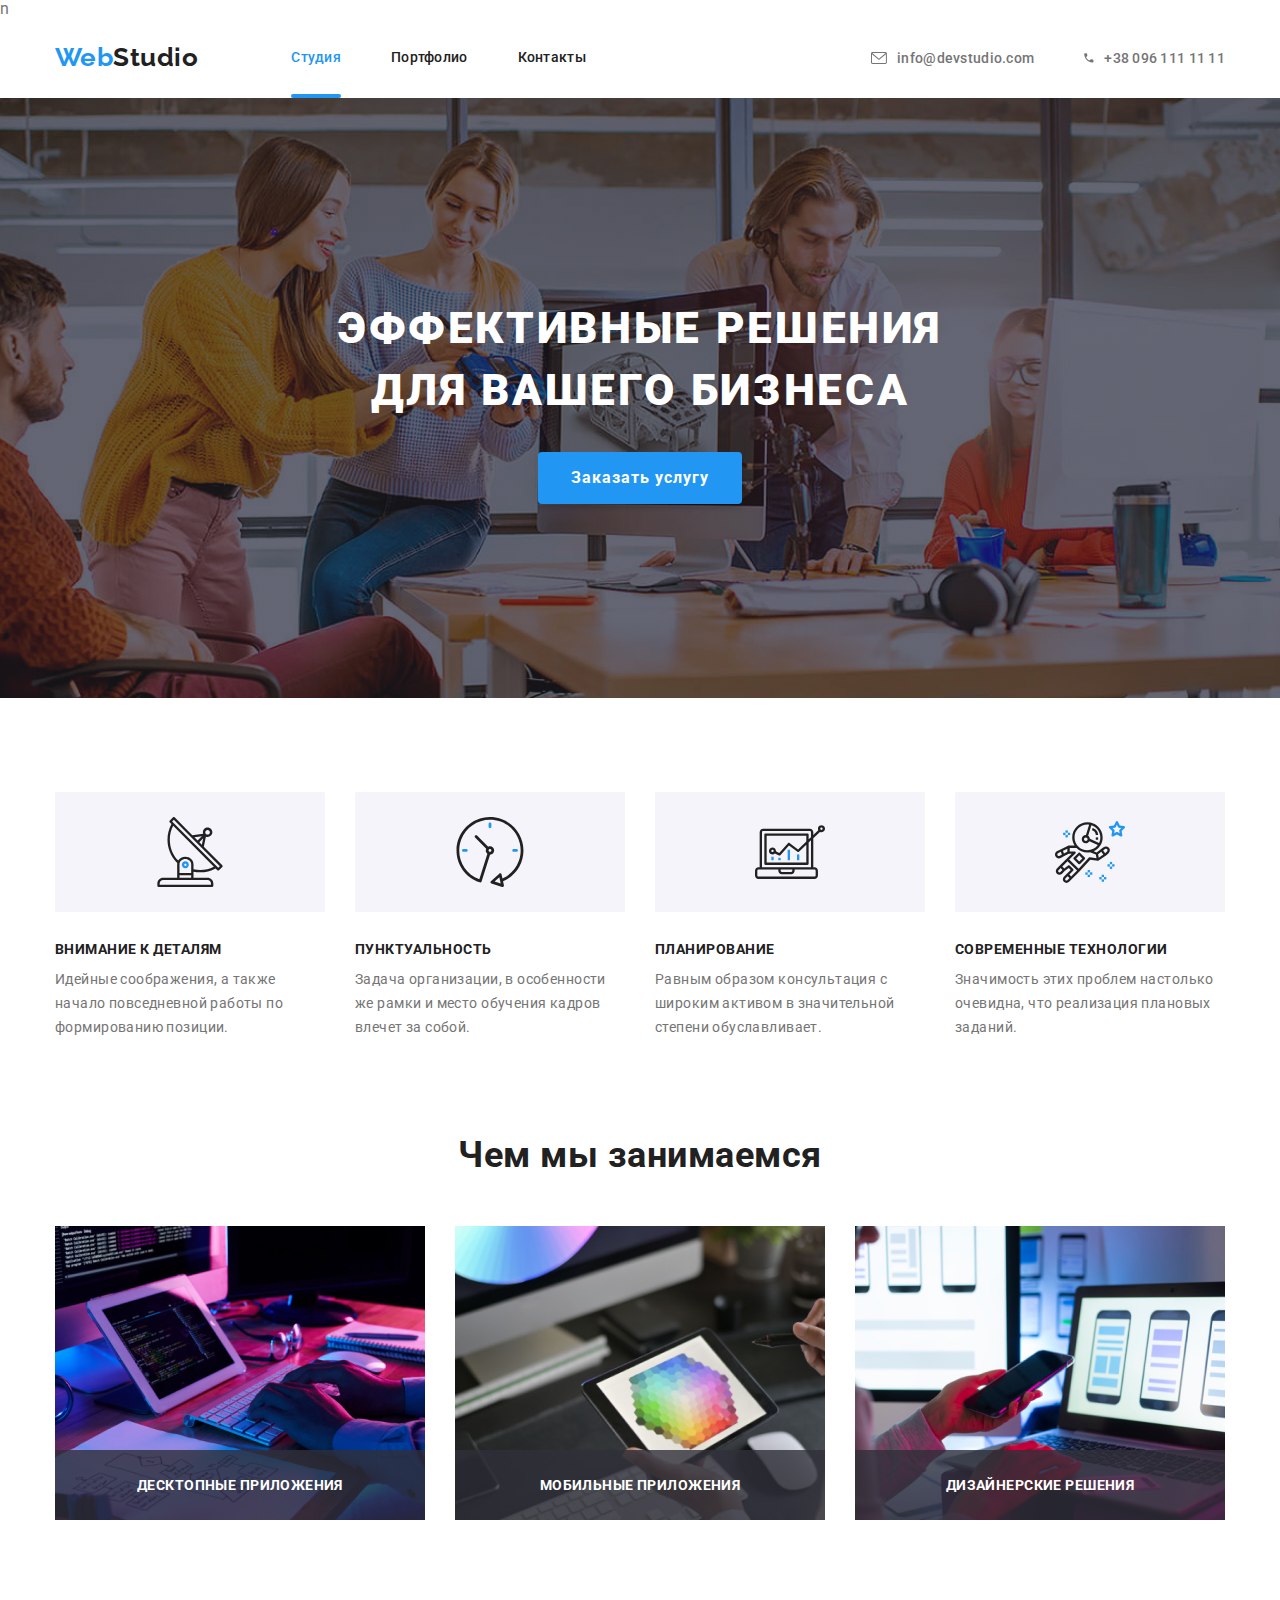
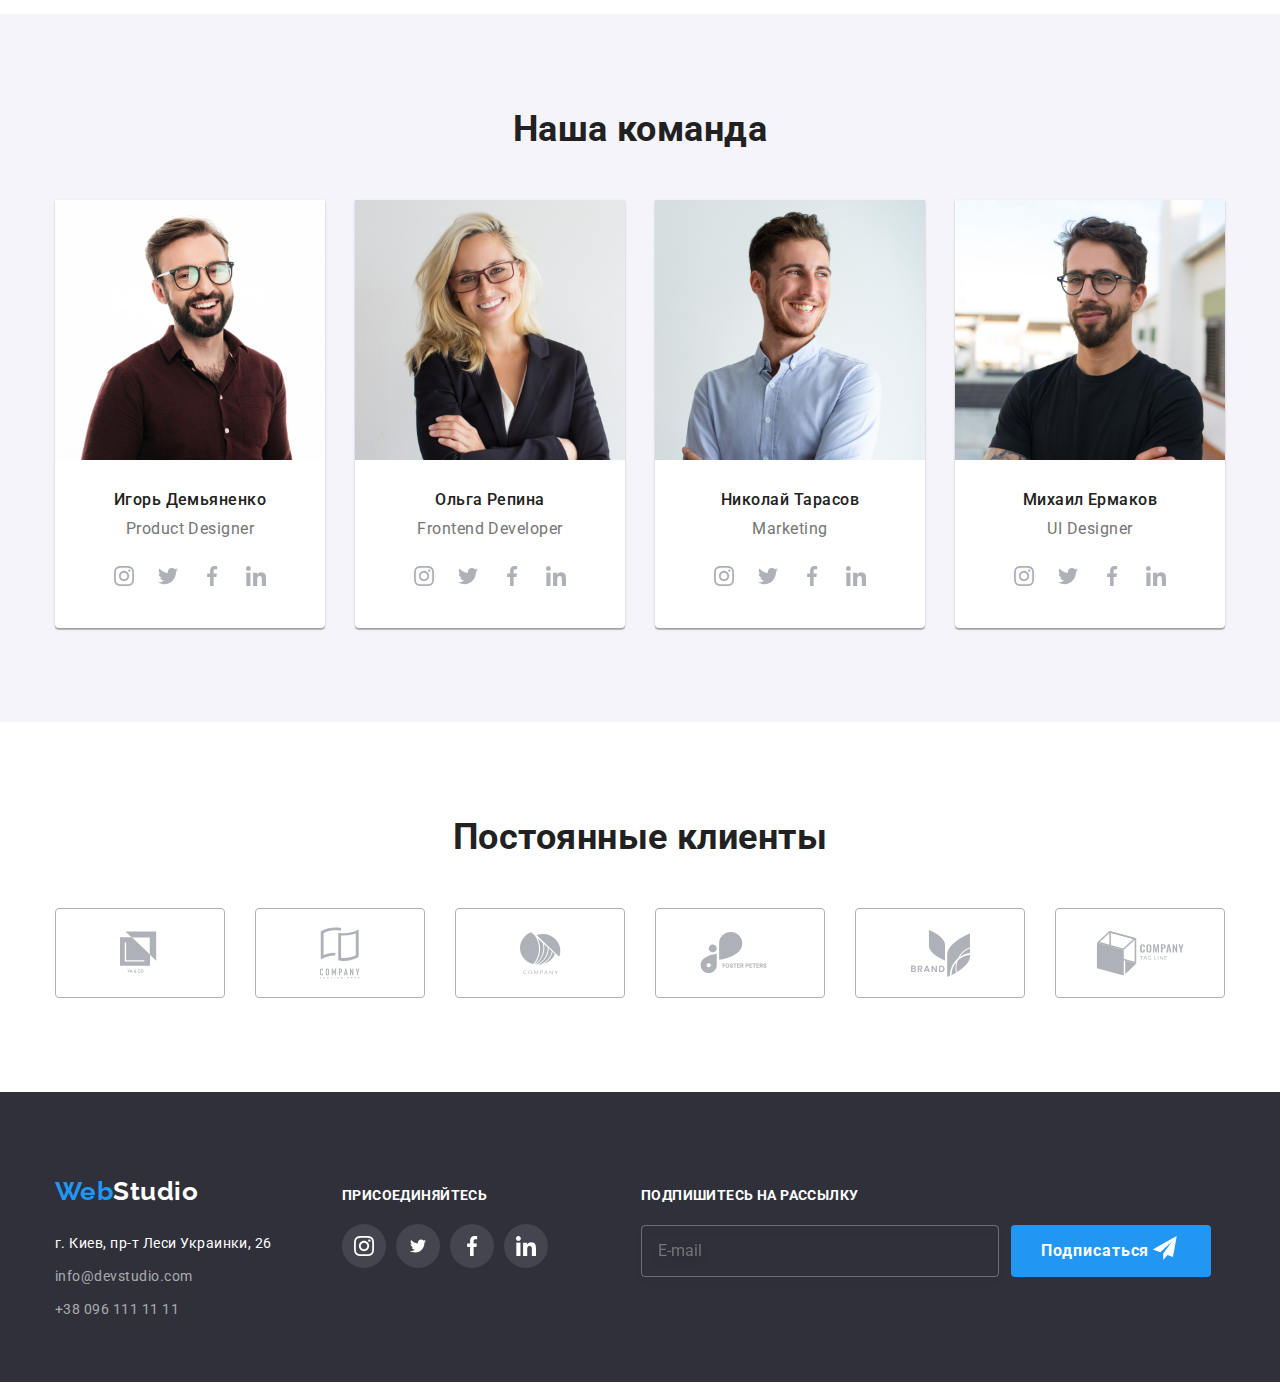
<file: index.html>
<!DOCTYPE html>
<html lang="ru">

<head>
    <meta charset="UTF-8">
    <meta name="viewport" content="width=device-width, initial-scale=1.0">
    <title>Document</title>
    <link rel="stylesheet" href="https://cdnjs.cloudflare.com/ajax/libs/modern-normalize/1.0.0/modern-normalize.min.css">n
    <link rel="stylesheet" href="./css/main.min.css">
    <link rel="preconnect" href="https://fonts.gstatic.com">
    <link href="https://fonts.googleapis.com/css2?family=Raleway:wght@700&family=Roboto:wght@400;500;700;900&display=swap"
        rel="stylesheet">
        
    
</head>

<body>



        <!-- шапка -->
    <header class="page-header">
        <div class="container">
        <!-- навигация шапки -->
        <nav class="main-nav">
            <a href="index.html" class="page-header_logo"> 
                <span class="web">Web</span><span class="studio">Studio</span>
            </a>

            <ul class="site-nav list">
               <li class="site-nav__item"><a href="./index.html" class="site-nav__link site-nav__link--current">Студия</a></li>
                <li class="site-nav__item"><a href="./portfolio.html" class="site-nav__link">Портфолио</a></li>
                <li class="site-nav__item"><a href="" class="site-nav__link">Контакты</a></li>
            </ul>
            </nav>
        <!-- адрес -->
            <ul class="address-list list">
                <li class="address-list__item"> 
                    <a class="address-list__info" href="mailto:info@devstudio.com">
                        <svg class="address-list__icon-mail">
                            <use href="./img/sprite-icon.svg#icon-envelope"></use>
                        </svg>
                        info@devstudio.com
                    </a>
                </li>
                <li class="address-list__item"> 
                    <a class="address-list__info" href="tel:+380961111111">
                        <svg class="address-list__icon-tel">
                            <use href="./img/sprite-icon.svg#icon-tel"></use>
                        </svg>
                        +38 096 111 11 11</a>
                </li>
            </ul>
        </div>

    </header>

    <main>
        <!-- Герой -->
        <section class="hero overlay">
            <div class="container" >
                <h1 class="hero__title">Эффективные решения <br> для вашего бизнеса</h1>
                <button class="hero__button" data-modal-open>Заказать услугу</button>
            </div>
        </section>

        <!-- Преимущества -->
        <section class="dignity">
            <div class="container">
            <ul class=" dignity-list list">
                <li class="dignity-list__item">
                    <div class="dignity-list__icon">
                        <svg class="icon-antenna" width="70" height="70">
                            <use href="./img/sprite-icon.svg#icon-antenna"></use>
                        </svg>
                    </div>
                    <h3 class="dignity-list__title">Внимание к деталям</h3>
                    <p class="dignity-list__text" >Идейные соображения, а также начало повседневной работы по формированию позиции.</p>
                </li>

                <li class="dignity-list__item">
                    <div class="dignity-list__icon">
                        <svg class="icon-clock" width="70" height="70">
                            <use href="./img/sprite-icon.svg#icon-clock"></use>
                        </svg>
                    </div>
                    <h3 class="dignity-list__title">Пунктуальность</h3>
                    <p class="dignity-list__text" >Задача организации, в особенности же рамки и место обучения кадров влечет за собой.</p>
                </li>

                <li class="dignity-list__item">
                    <div class="dignity-list__icon">
                        <svg class="icon-diagram" width="70" height="70">
                            <use href="./img/sprite-icon.svg#icon-diagram"></use>
                        </svg>
                    </div>
                    <h3 class="dignity-list__title">Планирование</h3>
                    <p class="dignity-list__text" >Равным образом консультация с широким активом в значительной степени обуславливает.</p>
                </li>

                <li class="dignity-list__item">
                    <div class="dignity-list__icon">
                        <svg class="icon-astronaut" width="70" height="70">
                            <use href="./img/sprite-icon.svg#icon-astronaut"></use>
                        </svg>
                    </div>
                    <h3 class="dignity-list__title">Современные технологии</h3>
                    <p class="dignity-list__text" >Значимость этих проблем настолько очевидна, что реализация плановых заданий.</p>
                </li>
            </ul>
            </div>
        </section>

        <!-- примеры работ -->

        <section class="exemples" >
            <div class="container">   
            <h2 class="exemples__title">Чем мы занимаемся</h2>
            <ul class="exemples-list list">
                <li class="exemples-list__card">
                <div class="exemples-list__img">
                    <img src="./img/samples/1.png"
                    alt="Руки человека набирают код на клавиатуре,который отображается на мониторе компьютера "
                    width="370">
                    <p class="exemples-list__info">Десктопные приложения</p>
                    </div>
               </li>
        
                <li class="exemples-list__card">
                    <div class="exemples-list__img">
                    <img src="./img/samples/2.png" 
                    alt="Человек держит в руках телефон,напротив монитора ноутбука"
                    width="370">
                    <p class="exemples-list__info">Мобильные приложения</p>
                    </div>
                </li>

                <li class="exemples-list__card">
                    <div class="exemples-list__img">
                    <img src="./img/samples/3.png"
                    alt="Человек держит в руках планшет,с отображающейся цветовой гаммой на мониторе планшета"
                    width="370">
                    <p class="exemples-list__info">Дизайнерские решения</p>
                    </div>
                </li>
            </ul>
            </div>
        </section>

        <!-- команда -->
        <section class="team">
            <div class="container">
            <h2 class="team__title">Наша команда</h2>
            <ul class="team-list list">
                <li class="team-list__card">
                    <img src="img/teamcompany/igr.jpg"  alt="Игорь" width="270">
                <div class="team-list__name">
                    <h3 class="team-list__title">Игорь Демьяненко</h3>
                    <p class="team-list__text" >Product Designer</p>
            <ul class="social-list list">
                <li class="social-list__card">
                    <a class="social-list__link" href="">
                       <svg class="social-list__icon" width="20" height="20">
                           <use href="./img/sprite-icon.svg#icon-instagram-team"></use>
                       </svg>  
                    </a>
                </li>  
                <li class="social-list__card">
                    <a class="social-list__link" href="">
                        <svg class="social-list__icon" width="20" height="20">
                            <use href="./img/sprite-icon.svg#icon-twitter-team"></use>
                        </svg>
                    </a>
                 </li>
                 <li class="social-list__card">
                    <a class="social-list__link" href="">
                        <svg class="social-list__icon" width="20" height="20">
                            <use href="./img/sprite-icon.svg#icon-facebook-team"></use>
                        </svg>
                    </a>
                 </li>
                 <li class="social-list__card">
                    <a class="social-list__link" href="">
                        <svg class="social-list__icon" width="20" height="20">
                            <use href="./img/sprite-icon.svg#icon-linkedin-team"></use>
                        </svg>
                    </a>
                 </li>
            </ul>
                </div>
                </li>

                <li class="team-list__card">
                    <img src="img/teamcompany/olga.jpg" alt="Ольга" width="270">
                    <div class="team-list__name">
                    <h3 class="team-list__title">Ольга Репина</h3>
                    <p class="team-list__text">Frontend Developer</p>
                    <ul class="social-list list">
                        <li class="social-list__card">
                            <a class="social-list__link" href="">
                               <svg class="social-list__icon" width="20" height="20">
                                   <use href="./img/sprite-icon.svg#icon-instagram-team"></use>
                               </svg>  
                            </a>
                        </li>  
                        <li class="social-list__card">
                            <a class="social-list__link" href="">
                                <svg class="social-list__icon" width="20" height="20">
                                    <use href="./img/sprite-icon.svg#icon-twitter-team"></use>
                                </svg>
                            </a>
                         </li>
                         <li class="social-list__card">
                            <a class="social-list__link" href="">
                                <svg class="social-list__icon" width="20" height="20">
                                    <use href="./img/sprite-icon.svg#icon-facebook-team"></use>
                                </svg>
                            </a>
                         </li>
                         <li class="social-list__card">
                            <a class="social-list__link" href="">
                                <svg class="social-list__icon" width="20" height="20">
                                    <use href="./img/sprite-icon.svg#icon-linkedin-team"></use>
                                </svg>
                            </a>
                         </li>
                    </ul>
                    </div>
                </li>

                <li class="team-list__card">
                    <img src="img/teamcompany/nik.jpg"  alt="Николай" width="270">
                    <div class="team-list__name">
                    <h3 class="team-list__title">Николай Тарасов</h3>
                    <p class="team-list__text">Marketing</p>
                    <ul class="social-list list">
                        <li class="social-list__card">
                            <a class="social-list__link" href="">
                               <svg class="social-list__icon" width="20" height="20">
                                   <use href="./img/sprite-icon.svg#icon-instagram-team"></use>
                               </svg>  
                            </a>
                        </li>  
                        <li class="social-list__card">
                            <a class="social-list__link" href="">
                                <svg class="social-list__icon" width="20" height="20">
                                    <use href="./img/sprite-icon.svg#icon-twitter-team"></use>
                                </svg>
                            </a>
                         </li>
                         <li class="social-list__card">
                            <a class="social-list__link" href="">
                                <svg class="social-list__icon" width="20" height="20">
                                    <use href="./img/sprite-icon.svg#icon-facebook-team"></use>
                                </svg>
                            </a>
                         </li>
                         <li class="social-list__card">
                            <a class="social-list__link" href="">
                                <svg class="social-list__icon" width="20" height="20">
                                    <use href="./img/sprite-icon.svg#icon-linkedin-team"></use>
                                </svg>
                            </a>
                         </li>
                    </ul>
                    </div>
                </li>

                <li class="team-list__card">
                    <img src="img/teamcompany/mih.jpg"  alt="Михаил" width="270">
                    <div class="team-list__name">
                    <h3 class="team-list__title">Михаил Ермаков</h3>
                    <p class="team-list__text">UI Designer</p>
                    <ul class="social-list list">
                        <li class="social-list__card">
                            <a class="social-list__link" href="">
                               <svg class="social-list__icon" width="20" height="20">
                                   <use href="./img/sprite-icon.svg#icon-instagram-team"></use>
                               </svg>  
                            </a>
                        </li>  
                        <li class="social-list__card">
                            <a class="social-list__link" href="">
                                <svg class="social-list__icon" width="20" height="20">
                                    <use href="./img/sprite-icon.svg#icon-twitter-team"></use>
                                </svg>
                            </a>
                         </li>
                         <li class="social-list__card">
                            <a class="social-list__link" href="">
                                <svg class="social-list__icon" width="20" height="20">
                                    <use href="./img/sprite-icon.svg#icon-facebook-team"></use>
                                </svg>
                            </a>
                         </li>
                         <li class="social-list__card">
                            <a class="social-list__link" href="">
                                <svg class="social-list__icon" width="20" height="20">
                                    <use href="./img/sprite-icon.svg#icon-linkedin-team"></use>
                                </svg>
                            </a>
                         </li>
                     </ul>
                    </div>
                </li>
            </ul>
            </div>
        </section>

        <!-- Клиенты -->

        <section class="clients">
            <div class="container">
                <h2 class="clients__title">Постоянные клиенты</h2>
                <ul class="clients-list list">
                    <li class="clients-list__item">
                        <a class="clients-list__link" href="">
                       <svg class="clients-list__icon" width="40" height="49">
                           <use href="./img/sprite-icon.svg#icon-logo1"></use>
                       </svg>
                    </a>
                    </li>

                    <li class="clients-list__item">
                        <a class="clients-list__link" href="">
                           <svg class="clients-list__icon" width="40" height="52">
                               <use href="./img/sprite-icon.svg#icon-logo2"></use>
                           </svg>
                        </a>
                    </li>

                    <li class="clients-list__item">
                        <a class="clients-list__link" href="">
                           <svg class="clients-list__icon" width="41" height="43">
                               <use href="./img/sprite-icon.svg#icon-logo3"></use>
                           </svg>
                        </a>
                    </li>

                    <li class="clients-list__item">
                        <a class="clients-list__link" href="">
                           <svg class="clients-list__icon" width="80" height="42">
                               <use href="./img/sprite-icon.svg#icon-logo4"></use>
                           </svg>
                        </a>
                    </li>

                    <li class="clients-list__item">
                        <a class="clients-list__link" href="">
                           <svg class="clients-list__icon" width="59" height="47">
                               <use href="./img/sprite-icon.svg#icon-logo5"></use>
                           </svg>
                        </a>
                    </li>

                    <li class="clients-list__item">
                        <a class="clients-list__link" href="">
                           <svg class="clients-list__icon" width="89" height="45">
                               <use href="./img/sprite-icon.svg#icon-logo6"></use>
                           </svg>
                        </a>
                    </li>
                </ul>
            </div>
        </section>
      </main>
 
        <!-- footer -->
    <footer class="footer">
        <div class="container footer-info">
            <div class="footer-contacts">
            <a href="index.html" class="footer_logo"><span class="web">Web</span><span class="ft-studio">Studio</span>
            </a>
        <address class="address"> 
           <p class="work-address">г. Киев, пр-т Леси Украинки, 26</p>
        <ul class="work-address-list list">
            <li class="work-address-list__item">
               <a class="work-address-list__info" href="mailto:info@devstudio.com"> info@devstudio.com</a>
            </li>
            <li class="work-address-list__item">
                <a class="work-address-list__info" href="tel:+380961111111"> +38 096 111 11 11</a>
            </li> 
        </ul>
        </address>
        </div>
        
        <div class="social-contacts">
            <b class="social-contacts__title">Присоединяйтесь</b>
            <ul class="contacts-list list">
                <li class="contacts-list__item">
                    <a  class="contacts-list__link" href="">
                        <svg class="contacts-list__icon" width="20" height="20">
                            <use href="./img/sprite-icon.svg#icon-instagram-footer"></use>
                        </svg>
                    </a>
                </li>
                <li class="contacts-list__item">
                    <a  class="contacts-list__link" href="">
                        <svg class="contacts-list__icon" width="20" height="16">
                            <use href="./img/sprite-icon.svg#icon-twitter-footer"></use>
                        </svg>
                    </a>
                </li>
                <li class="contacts-list__item">
                    <a  class="contacts-list__link" href="">
                        <svg class="contacts-list__icon" width="20" height="20">
                            <use href="./img/sprite-icon.svg#icon-facebook-footer"></use>
                        </svg>
                    </a>
                </li>
                <li class="contacts-list__item">
                    <a  class="contacts-list__link" href="">
                        <svg class="contacts-list__icon" width="20" height="20">
                            <use href="./img/sprite-icon.svg#icon-linkedin-footer"></use>
                        </svg>
                    </a>
                </li>
            </ul>
        </div>
        
        <div class="subscribe">
            <b class="subscribe__title">Подпишитесь на рассылку</b>
            <form class="subscribe__form">
                <input class="subscribe__input" type="email" name="subscribe" id="subscribe" placeholder="E-mail">
                <button class="subscribe__button" type="submit">Подписаться
                    <svg class="subscribe__icon-send" widht="24" height="24">
                        <use href="./img/sprite-icon.svg#icon-send"></use>
                    </svg>
                </button>
            </form>
        </div>
    </div>

    
    </footer>

<!-- Modal -->

    <div class="backdrop is-hidden" data-modal>
        <div class="modal">

            <button class="btn-close" data-modal-close>
                <svg class="icon-close" width="11" height="11">
                    <use href="./img/sprite-icon.svg#icon-close"></use>
                </svg>
            </button>

        <form class="form">
            <b class="form__title">Оставьте свои данные,мы вам перезвоним</b>

       <label class="form__label">
                Имя
            <span class="form__input-wrapper">
                <input type="name" class="form__input" name="name" id="name" placeholder="">
                <svg class="form__icon" width="12" height="12">
                    <use href="./img/sprite-icon.svg#icon-persone"></use>
                </svg>
            </span>
        </label>
 

        <label class="form__label">
            Телефон
            <span class="form__input-wrapper">
            <input type="tel" class="form__input" name="tel" id="tel" placeholder="">
            <svg class="form__icon" width="13" height="13">
                <use href="./img/sprite-icon.svg#icon-tel"></use>
            </svg>
            </span>
        </label>
   

        <label class="form__label">
            Почта
            <span class="form__input-wrapper">
                <input type="email" class="form__input" name="email" id="email" placeholder="">
            <svg class="form__icon" width="15" heigh="12">
                <use href="./img/sprite-icon.svg#icon-email"></use>
            </svg>
            </span>
        </label>
     
        <label class="form__label">
            Комментарий
            <textarea class="form__comment" name="comment" placeholder="Введите текст"></textarea>
        </label>

            <input type="checkbox" name="policy"  id="policy-check" class="checkbox visually-hidden">
            <label for="policy-check" class="checkbox-policy">Соглашаюсь с рассылкой и принимаю 
                <a class="form__terms" href="">Условия договора</a>
            </label>

        <button type="submit" class="form__send-btn">Отправить</button>
       </form>
        </div>
        
    </div>

    
<script>
(() => {
        document.querySelector('.js-speaker-form').addEventListener('submit', e => {
            e.preventDefault();

            new FormData(e.currentTarget).forEach((value, name) =>
                console.log(`${name}: ${value}`),
            );

            e.currentTarget.reset();
        });
    })();
    </script>
    <script src="./js/modal.js"></script>

</body>

</html>
</file>
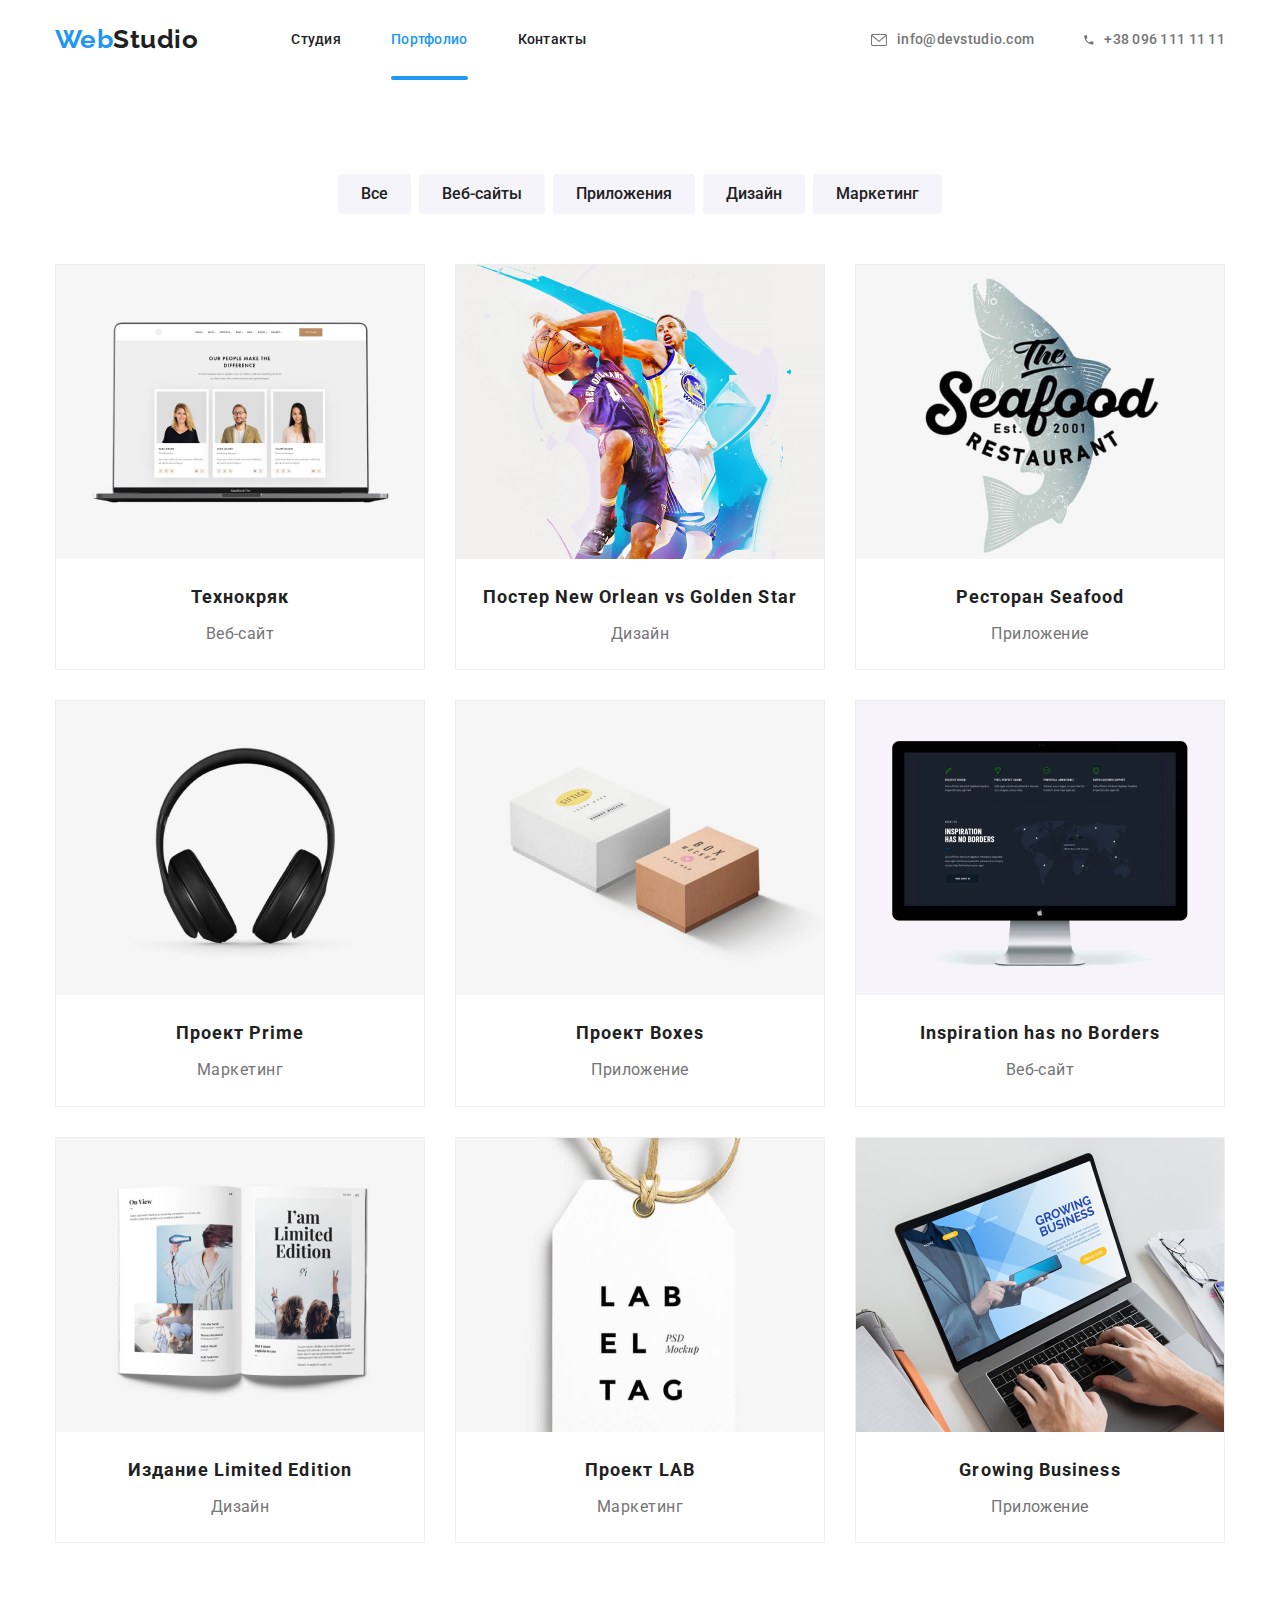
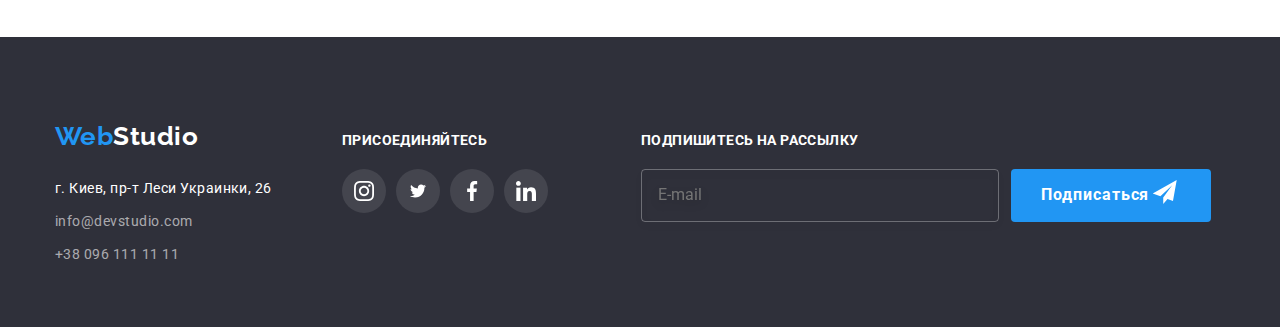
<file: portfolio.html>
<!DOCTYPE html>
<html lang="ru">

<head>
    <meta charset="UTF-8">
    <meta name="viewport" content="width=device-width, initial-scale=1.0">
    <title>Document</title>
    <link rel="preconnect" href="https://fonts.gstatic.com">
    <link href="https://fonts.googleapis.com/css2?family=Raleway:wght@700&family=Roboto:wght@400;500;700;900&display=swap"
        rel="stylesheet">
        <link rel="stylesheet" href="https://cdnjs.cloudflare.com/ajax/libs/modern-normalize/1.0.0/modern-normalize.min.css">
 
<link rel="stylesheet" href="./css/main.min.css">

</head>

<body>


        <!-- шапка -->
<header class="page-header">
    <div class="container">
        <!-- навигация шапки -->
        <nav class="main-nav">
            <a href="index.html" class="page-header_logo">
                <span class="web">Web</span><span class="studio">Studio</span></a>

            <ul class="site-nav list">
                <li class="site-nav__item"><a href="./index.html" class="site-nav__link">Студия</a></li>
                <li class="site-nav__item"><a href="./portfolio.html" class="site-nav__link site-nav__link--current">Портфолио</a></li>
                <li class="site-nav__item"><a href="" class="site-nav__link">Контакты</a></li>
            </ul>
        </nav>
        <!-- адрес -->
        <ul class="address-list list">
            <li class="address-list__item"> 
                <a class="address-list__info" href="mailto:info@devstudio.com">
                    <svg class="address-list__icon-mail">
                        <use href="./img/sprite-icon.svg#icon-envelope"></use>
                    </svg>
                    info@devstudio.com
                </a>
            </li>
            <li class="address-list__item"> 
                <a class="address-list__info" href="tel:+380961111111">
                    <svg class="address-list__icon-tel">
                        <use href="./img/sprite-icon.svg#icon-tel"></use>
                    </svg>
                    +38 096 111 11 11
                </a>
            </li>
        </ul>
    </div>

</header>
<!-- герой -->
<main>
    <section class="portfolio-section">
        <div class="container"> 
        <ul class="filter-button list">
            <li class="filter-button__item"><button type="button" class="filter-button__link">Все</button></li>
            <li class="filter-button__item"><button type="button" class="filter-button__link">Веб-сайты</button></li>
            <li class="filter-button__item"><button type="button" class="filter-button__link">Приложения</button></li>  
            <li class="filter-button__item"><button type="button" class="filter-button__link">Дизайн</button></li>
            <li class="filter-button__item"><button type="button" class="filter-button__link">Маркетинг</button></li>
        </ul>
            <!-- контейнер портфолио-->

        <ul class="portfolio-list list"> 
            <li class="portfolio-list__card">
                <a class="portfolio-list__link" href=""> 
                    <div class="portfolio-list__box">
                <img src="./img/portfolio/techno.png" alt="на мониторе ноутбука размещены три фотографии,девушка,мужчина,девушка">
                <div class="portfolio-list__text-box">
                    <p class="portfolio-list__text">Технокряк это современная площадка распространения коронавируса. 
                        Компании используют эту платформу для цифрового
                    шпионажа и атак на защищённые сервера конкурентов.</p>
                </div>
                </div>
              <div class="portfolio-list__card-name">
                <h3 class="portfolio-list__title">Технокряк</h3>
                <p class="portfolio-list__link-text">Веб-сайт</p>
                </div>
            </a>
            </li>

            <li class="portfolio-list__card">
                <a class="portfolio-list__link"  href="">  
                    <div class="portfolio-list__box">
                <img src="./img/portfolio/poster.png" alt="два баскетболиста с мячом">
                <div class="portfolio-list__text-box">
                    <p class="portfolio-list__text">Технокряк это современная площадка распространения коронавируса.
                        Компании используют эту платформу для цифрового
                        шпионажа и атак на защищённые сервера конкурентов.</p>
                </div>
                </div>
              <div class="portfolio-list__card-name">
                <h3 class="portfolio-list__title">Постер New Orlean vs Golden Star</h3>
                <p class="portfolio-list__link-text">Дизайн</p>
              </div>
                </a>
            </li>
        
            <li class="portfolio-list__card">
                <a class="portfolio-list__link" href="">  
                <div class="portfolio-list__box">
                <img src="./img/portfolio/seafood.png" alt="логотип ресторана">
                <div class="portfolio-list__text-box">
                    <p class="portfolio-list__text">Технокряк это современная площадка распространения коронавируса.
                        Компании используют эту платформу для цифрового
                        шпионажа и атак на защищённые сервера конкурентов.</p>
                </div>
                </div>
               <div class="portfolio-list__card-name">
                <h3 class="portfolio-list__title">Ресторан Seafood</h3>
                <p class="portfolio-list__link-text">Приложение</p>
               </div>
                </a>
            </li>

            <li class="portfolio-list__card">
                <a class="portfolio-list__link"  href="">   
                    <div class="portfolio-list__box">
                <img src="./img/portfolio/prime.png" alt="наушники">
                <div class="portfolio-list__text-box">
                    <p class="portfolio-list__text">Технокряк это современная площадка распространения коронавируса.
                        Компании используют эту платформу для цифрового
                        шпионажа и атак на защищённые сервера конкурентов.</p>
                </div>
                </div>
              <div class="portfolio-list__card-name">
                <h3 class="portfolio-list__title">Проект Prime</h3>
                <p class="portfolio-list__link-text">Маркетинг</p>
              </div>
                </a>
            </li>

            <li class="portfolio-list__card">
                <a class="portfolio-list__link" href="">   
                    <div class="portfolio-list__box">
                <img src="./img/portfolio/boxer.png" alt="две коробки,одна коричневая,вторая белая">
                <div class="portfolio-list__text-box">
                    <p class="portfolio-list__text">Технокряк это современная площадка распространения коронавируса.
                        Компании используют эту платформу для цифрового
                        шпионажа и атак на защищённые сервера конкурентов.</p>
                </div>
                </div>
              <div class="portfolio-list__card-name">
                <h3 class="portfolio-list__title">Проект Boxes</h3>
                <p class="portfolio-list__link-text">Приложение</p>
              </div>
                </a>
            </li>

            <li class="portfolio-list__card">
                <a class="portfolio-list__link" href="">    
                    <div class="portfolio-list__box">
                <img src="./img/portfolio/inspiration.png" alt="Монитор компьютера с заставкой вебсайт">
                <div class="portfolio-list__text-box">
                    <p class="portfolio-list__text">Технокряк это современная площадка распространения коронавируса.
                        Компании используют эту платформу для цифрового
                        шпионажа и атак на защищённые сервера конкурентов.</p>
                </div>
                </div>
              <div class="portfolio-list__card-name">
                <h3 class="portfolio-list__title">Inspiration has no Borders</h3>
                <p class="portfolio-list__link-text" >Веб-сайт</p>
              </div>
                </a>
            </li>

            <li class="portfolio-list__card">
                <a class="portfolio-list__link" href="">  
                    <div class="portfolio-list__box">
                <img src="./img/portfolio/limited idition.png" alt="открытый журнал с текстом и фото">
                <div class="portfolio-list__text-box">
                    <p class="portfolio-list__text">Технокряк это современная площадка распространения коронавируса.
                        Компании используют эту платформу для цифрового
                        шпионажа и атак на защищённые сервера конкурентов.</p>
                </div>
                </div>
               <div class="portfolio-list__card-name">
                <h3 class="portfolio-list__title">Издание Limited Edition</h3>
                <p class="portfolio-list__link-text">Дизайн</p>
               </div>
                </a>
            </li>

            <li class="portfolio-list__card">
                <a class="portfolio-list__link" href="">   
                    <div class="portfolio-list__box">
                <img src="./img/portfolio/lab.png" alt="белая бирка на веревке с логотипом">
                <div class="portfolio-list__text-box">
                    <p class="portfolio-list__text">Технокряк это современная площадка распространения коронавируса.
                        Компании используют эту платформу для цифрового
                        шпионажа и атак на защищённые сервера конкурентов.</p>
                </div>
                </div>
              <div class="portfolio-list__card-name">
                <h3 class="portfolio-list__title">Проект LAB</h3>
                <p class="portfolio-list__link-text">Маркетинг</p>
              </div>
                </a>
            </li>

            <li class="portfolio-list__card">
                <a class="portfolio-list__link" href="">   
                    <div class="portfolio-list__box">
                <img src="./img/portfolio/growing business.png" alt="Руки печатают на ноутбуке">
                <div class="portfolio-list__text-box">
                    <p class="portfolio-list__text">Технокряк это современная площадка распространения коронавируса.
                        Компании используют эту платформу для цифрового
                        шпионажа и атак на защищённые сервера конкурентов.</p>
                </div>
                </div>
               <div class="portfolio-list__card-name">
                <h3 class="portfolio-list__title">Growing Business</h3>
                <p class="portfolio-list__link-text">Приложение</p>
               </div>
                </a>
            </li>
        </ul>
    </div>
    </section>
    </main>

    <!-- footer -->
    <footer class="footer">
        <div class="container footer-info">
            <div class="footer-contacts">
            <a href="index.html" class="footer_logo"><span class="web">Web</span><span class="ft-studio">Studio</span>
            </a>
    <address class="address"> 
           <p class="work-address">г. Киев, пр-т Леси Украинки, 26</p>
        <ul class="work-address-list list">
            <li class="work-address-list__item">
               <a class="work-address-list__info" href="mailto:info@devstudio.com"> info@devstudio.com</a>
            </li>
            <li class="work-address-list__item">
                <a class="work-address-list__info" href="tel:+380961111111"> +38 096 111 11 11</a>
            </li> 
        </ul>
    </address>
        </div>
        
        <div class="social-contacts">
            <b class="social-contacts__title">Присоединяйтесь</b>
            <ul class="contacts-list list">
                <li class="contacts-list__item">
                    <a  class="contacts-list__link" href="">
                        <svg class="contacts-list__icon" width="20" height="20">
                            <use href="./img/sprite-icon.svg#icon-instagram-footer"></use>
                        </svg>
                    </a>
                </li>
                <li class="contacts-list__item">
                    <a  class="contacts-list__link" href="">
                        <svg class="contacts-list__icon" width="20" height="16">
                            <use href="./img/sprite-icon.svg#icon-twitter-footer"></use>
                        </svg>
                    </a>
                </li>
                <li class="contacts-list__item">
                    <a  class="contacts-list__link" href="">
                        <svg class="contacts-list__icon" width="20" height="20">
                            <use href="./img/sprite-icon.svg#icon-facebook-footer"></use>
                        </svg>
                    </a>
                </li>
                <li class="contacts-list__item">
                    <a  class="contacts-list__link" href="">
                        <svg class="contacts-list__icon" width="20" height="20">
                            <use href="./img/sprite-icon.svg#icon-linkedin-footer"></use>
                        </svg>
                    </a>
                </li>
            </ul>
        </div>
            <div class="subscribe">
                <b class="subscribe__title">Подпишитесь на рассылку</b>
                <form class="subscribe__form">
                    <input class="subscribe__input" type="email" name="subscribe" id="subscribe" placeholder="E-mail">
                    <button class="subscribe__button" type="submit">Подписаться
                        <svg class="subscribe__icon-send" widht="24" height="24">
                            <use href="./img/sprite-icon.svg#icon-send"></use>
                        </svg>
                    </button>
                </form>
            </div>
    </div>

    
    </footer>
    </body>
    
    </html>
</file>
<file: css/main.min.css>
:root{--primery-text-color: #757575;--title-text-color: #212121;--accent-color: #2196f3;--white-color: #ffffff;--dark-gray-color: #2f303a;--social-link-color: #afb1b8;--bgc-txt-color: rgba(33, 150, 243, 0.9);--time250ms: 250ms;--timing-function: cubic-bezier(0.4, 0, 0.2, 1)}.visually-hidden{position:absolute;clip:rect(1px 1px 1px 1px);clip:rect(1px, 1px, 1px, 1px);padding:0;border:0;height:1px;width:1px;overflow:hidden}h1,h2,h3,p{margin:0}ul{margin:0;padding:0}img{display:block}.list{list-style:none}.link{text-decoration:none}body{color:var(--primery-text-color);font-family:roboto, sans-serif;letter-spacing:0.03em}.button{font-family:inherit}.container{width:1200px;margin-left:auto;margin-right:auto;padding-left:15px;padding-right:15px;text-align:center}.btn-close{position:absolute;top:8px;right:8px;display:flex;justify-content:center;align-items:center;color:var(--title-text-color);border-radius:50%;width:30px;height:30px;background-color:var(--white-color);border:1px solid rgba(0,0,0,0.1)}.icon-close{fill:currentColor}.icon-close:hover,.icon-close:focus{color:var(--accent-color);transition:var(--time250ms) var(--timing-function)}.form__send-btn{border:1px solid transparent;border-radius:4px;padding:10px 55px;position:relative;left:50%;transform:translate(-50%, 0);width:200px;height:50px;margin-top:30px;color:var(--white-color);background-color:var(--accent-color);box-shadow:0px 4px 4px rgba(0,0,0,0.15);font-weight:700;font-size:16px;line-height:1.88;letter-spacing:0.06em}.hero__button{border:1px solid transparent;border-radius:4px;padding:11px 32px;display:inline-block;min-width:200px;color:#ffffff;background-color:var(--accent-color);box-shadow:0px 4px 4px rgba(0,0,0,0.15);font-weight:700;font-size:16px;text-align:center;line-height:1.8;letter-spacing:0.06em}.social-list{display:flex;justify-content:center}.social-list__card{width:44px;height:44px}.social-list:not(:last-child){margin-right:10px}.social-list__link{display:flex;justify-content:center;align-items:center;width:100%;height:100%;color:var(--social-link-color);border-radius:50%;transition:color var(--timing-function) var(--time250ms),background-color var(--timing-function) var(--time250ms)}.social-list__link:hover,.social-list__link:focus{background-color:var(--accent-color);border-radius:50%;color:var(--white-color)}.social-list__icon{fill:currentColor}.social-contacts{align-items:baseline}.contacts-list{display:flex}.contacts-list__item{width:44px;height:44px}.contacts-list__item:not(:last-child){margin-right:10px}.contacts-list__link{display:flex;justify-content:center;align-items:center;width:100%;height:100%;background:rgba(255,255,255,0.1);color:var(--white-color);border-radius:50%;transition:background-color var(--timing-function) var(--time250ms)}.contacts-list__link:hover,.contacts-list__link:focus{background-color:var(--accent-color)}.contacts-list__icon{fill:currentColor}.subscribe__button{font-weight:700;font-size:16px;line-height:1.88;display:flex;margin-left:12px;letter-spacing:0.06em;color:var(--white-color);background-color:var(--accent-color);border:1px solid transparent;padding:10px 29px;border-radius:4px;cursor:pointer;transition:box-shadow var(--time250ms) var(--timing-function);width:200px}.subscribe__button:hover,.subscribe__button:focus{box-shadow:0px 4px 4px rgba(0,0,0,0.15)}.subscribe__icon-send{fill:currentColor}.page-header_logo{padding-top:24px;padding-bottom:25px;font-family:raleway;font-weight:700;font-size:26px;line-height:1.19;text-decoration:none}.web{color:var(--accent-color)}.studio{color:var(--title-text-color)}.footer_logo{display:inline-block;margin-top:0;padding-top:24px;padding-bottom:25px;font-family:raleway;font-weight:700;font-size:26px;line-height:1.19;text-decoration:none}.ft-studio{color:var(--white-color)}.hero__title{margin-bottom:30px;color:var(--white-color);font-weight:900;font-size:44px;line-height:1.4;flex-wrap:wrap;letter-spacing:0.06em;text-transform:uppercase}.dignity-list__title{margin-bottom:10px;color:var(--title-text-color);font-style:normal;font-weight:700;font-size:14px;line-height:1.14;text-transform:uppercase}.exemples__title,.team__title{margin-bottom:50px;color:var(--title-text-color);font-weight:700;font-size:36px;text-align:center;line-height:1.17}.clients__title{color:var(--title-text-color);font-weight:700;font-size:36px;line-height:1.17;text-align:center;margin-bottom:50px}.social-contacts__title{display:inline-block;font-weight:700;font-size:14px;line-height:1.14;letter-spacing:0.03em;text-transform:uppercase;color:var(--white-color);margin-bottom:20px}.subscribe__title{font-weight:700;font-size:14px;line-height:1.14;letter-spacing:0.03em;text-transform:uppercase;color:var(--white-color)}.filter-button{display:flex;justify-content:center}.filter-button__item:not(:last-child){margin-right:8px}.filter-button__link{border:1px solid transparent;border-radius:4px;padding:6px 22px;display:inline-block;background:#f5f4fa;color:var(--title-text-color);font-weight:500;font-size:16px;line-height:1.62;transition:color var(--timing-function) var(--time250ms),background-color var(--timing-function) var(--time250ms)}.filter-button__link:hover,.filter-button__link:focus{background-color:var(--accent-color);color:var(--white-color);box-shadow:0px 3px 1px rgba(0,0,0,0.1),0px 1px 2px rgba(0,0,0,0.08),0px 2px 2px rgba(0,0,0,0.12);transition:color var(--timing-function) var(--time250ms)}.button{font-family:inherit}.page-header{background-color:var(--white-color)}.main-nav{display:flex;align-items:center}.page-header .container{display:flex;justify-content:space-between;text-align:left;margin-left:auto}.site-nav{display:flex;margin-left:93px}.site-nav__item{margin-right:50px}.site-nav__item:not(:last-child){margin-right:50px}.site-nav__link{display:block;padding-top:32px;padding-bottom:32px;color:var(--title-text-color);font-weight:500;font-size:14px;line-height:1.14;letter-spacing:0.02em;text-decoration:none;transition-property:color;transition:color var(--time250ms) var(--timing-function)}.site-nav__link:hover,.site-nav__link:focus{color:var(--accent-color)}.site-nav__link--current{position:relative;color:var(--accent-color)}.site-nav__link--current::after{content:"";display:block;width:100%;height:4px;background-color:var(--accent-color);border-radius:2px;position:absolute;bottom:0}.address-list{display:inline-flex;justify-content:flex-end;align-items:center;margin-left:auto}.address-list__item:not(:last-child){margin-right:50px}.address-list__icon-mail{margin-right:10px;width:16px;height:12px;fill:currentColor}.address-list__icon-tel{margin-right:10px;width:10px;height:16px;fill:currentColor}.address-list__info{display:flex;padding-top:32px;padding-bottom:32px;color:var(--primery-text-color);text-decoration:none;font-weight:500;font-size:14px;line-height:1.14px;letter-spacing:0.02em;align-items:center;transition-property:color;transition:color var(--time250ms) var(--timing-function)}.address-list__info:hover,.address-list__info:focus{color:var(--accent-color)}.hero{background-color:var(--dark-gray-color);padding-top:200px;padding-bottom:200px}.overlay{max-width:1600px;height:600px;margin-left:auto;margin-right:auto;background-image:linear-gradient(to right, rgba(47,48,58,0.4), rgba(47,48,58,0.4)),url("../img/herohtml/bgi.jpg");background-position:center;background-repeat:no-repeat}.dignity{padding-top:94px;padding-bottom:94px}.dignity-list{display:flex}.dignity-list__item{text-align:left;width:270px}.dignity-list__item:not(:last-child){margin-right:30px}.dignity-list__icon{display:flex;justify-content:center;align-items:center;width:270px;height:120px;background-color:#f5f4fa;margin-bottom:30px;margin-right:30px}.dignity-list__text{font-size:14px;line-height:1.71;letter-spacing:0.03em}.exemples-list{margin-bottom:94px;display:flex}.exemples-list__img{position:relative}.exemples-list__info{position:absolute;width:100%;height:70px;bottom:0;padding-top:27px;padding-bottom:27px;font-weight:700;font-size:14px;line-height:1, 14;text-align:center;letter-spacing:0.03em;text-transform:uppercase;color:var(--white-color);background-color:rgba(47,48,58,0.8)}.exemples-list__card{margin-right:30px}.exemples-list__card:nth-child(3n){margin-right:0}.team{padding-top:94px;padding-bottom:94px;background-color:#f5f4fa}.team-list{display:flex}.team-list__card{background-color:#ffffff;width:270px;height:428px;text-align:center;margin-right:30px;box-shadow:0px 1px 3px rgba(0,0,0,0.12),0px 1px 1px rgba(0,0,0,0.14),0px 2px 1px rgba(0,0,0,0.2);border-radius:0px 0px 4px 4px}.team-list__card:nth-child(4n){margin-right:0}.team-list__title{margin-top:0;margin-bottom:10px;color:var(--title-text-color);font-weight:500;font-size:16px;line-height:1.19}.team-list__name{padding:30px 32px}.team-list__text{margin-bottom:16px;font-size:16px;line-height:1.19;font-weight:400}.clients{padding-top:94px;padding-bottom:94px}.clients-list{display:flex;justify-content:center}.clients-list__item{width:170px;height:90px}.clients-list__item:not(:last-child){margin-right:30px}.clients-list__link{display:flex;justify-content:center;align-items:center;color:var(--social-link-color);width:170px;height:90px;border:1px solid #afb1b8;border-radius:4px;transition:color var(--timing-function) var(--time250ms),background-color var(--timing-function) var(--time250ms)}.clients-list__link:hover,.clients-list__link:focus{color:var(--accent-color);border:1px solid var(--accent-color);border-radius:4px;transition:color var(--timing-function) var(--time250ms)}.clients-list__icon{fill:currentColor}.footer{padding-top:60px;padding-bottom:60px;background-color:var(--dark-gray-color)}.footer .container{text-align:left;margin-bottom:0px}.footer-contacts{margin-right:70px}.footer-info{display:flex;align-items:baseline}.work-address{margin-bottom:9px;color:var(--white-color);font-style:normal;font-size:14px;line-height:1.71}.work-address-list__item:first-child{display:block;margin-bottom:9px}.work-address-list__info{color:rgba(255,255,255,0.6);font-size:14px;line-height:1.7;font-style:normal;text-decoration:none;transition:color var(--timing-function) var(--time250ms)}.work-address-list__info:hover,.work-address-list__info:focus{color:var(--accent-color)}.subscribe{align-items:baseline;margin-left:93px}.subscribe__form{margin-top:20px;display:flex}.subscribe__input{background-color:transparent;padding-top:15px;padding-bottom:15px;padding-left:16px;border:1px solid rgba(255,255,255,0.3);filter:drop-shadow(0px 4px 4px rgba(0,0,0,0.15));border-radius:4px;width:358px;color:var(--white-color)}.backdrop{position:fixed;top:0;left:0;width:100%;height:100%;background-color:rgba(0,0,0,0.2)}.backdrop.is-hidden{opacity:0;pointer-events:none}.modal{position:absolute;top:50%;left:50%;padding:40px;transform:translate(-50%, -50%);background-color:#fff;border-radius:4px;width:528px;transition:var(--time250ms) var(--timing-function)}.form{width:100%;display:flex;flex-direction:column;margin-left:auto;margin-right:auto}.form__title{font-weight:700;font-size:20px;line-height:1.15;text-align:center;letter-spacing:0.03em;margin-bottom:12px;color:var(--title-text-color)}.form__label{font-size:12px;line-height:1.17;letter-spacing:0.01em}.form__input-wrapper{display:block;position:relative}.form__input{display:block;padding-left:40px;width:100%;margin-bottom:10px;border-radius:4px;height:40px;margin-top:4px;border:1px solid rgba(33,33,33,0.2);transition:border-color var(--time250ms)}.form__input:focus{outline:none;border-color:var(--accent-color)}.form__input:focus+.form__icon{fill:var(--accent-color)}.form__icon{position:absolute;top:50%;transform:translateY(-50%);left:15px;transition:fill var(--time250ms)}.form__comment{display:block;width:100%;height:120px;border:1px solid rgba(33,33,33,0.2);border-radius:4px;resize:none;padding:12px 16px;margin-top:4px;transition:border-color var(--time250ms)}.form__comment:focus{outline:none;border-color:var(--accent-color)}.form__comment::placeholder{font-size:12px;line-height:1.17;letter-spacing:0.01em;color:rgba(117,117,117,0.5)}.form__terms{color:var(--accent-color)}.checkbox{width:15px;height:16px}.checkbox:checked+.checkbox-policy::before{background-color:var(--accent-color);background-image:url("../img/modal/checkbox.svg");background-repeat:no-repeat;background-size:contain;background-position:center;border:transparent}.checkbox-policy{display:flex;align-items:center;justify-content:space-evenly;margin-top:20px;font-weight:400;font-size:14px;line-height:1.71;color:var(--primery-text-color)}.checkbox-policy::before{content:"";display:inline-block;width:16px;height:15px;border:2px solid var(--title-text-color);border-radius:2px}.portfolio-list{display:flex;flex-wrap:wrap;margin-top:50px}.portfolio-list__card{width:370px;margin-right:30px;margin-bottom:30px}.portfolio-list__card:nth-child(3n){margin-right:0}.portfolio-list__card:nth-last-child(-n+3){margin-bottom:0}.portfolio-list__link{border:1px solid #eeeeee;display:block;color:var(--title-text-color);width:370px;text-decoration:none}.portfolio-list__link:hover,.portfolio-list__link:focus{box-shadow:0px 1px 1px rgba(0,0,0,0.12),0px 4px 4px rgba(0,0,0,0.06),1px 4px 6px rgba(0,0,0,0.16);transition:color var(--timing-function) var(--time250ms)}.portfolio-list__link:visited{color:var(--title-text-color)}.portfolio-list__box{position:relative;overflow:hidden}.portfolio-list__text-box{display:block;position:absolute;top:0;left:0;width:100%;height:100%;padding:63px 24px;transform:translateY(100%);transition:var(--time250ms) var(--timing-function);background-color:var(--bgc-txt-color)}.portfolio-list__card:hover .portfolio-list__text-box{transform:translateY(0%)}.portfolio-list__text{text-align:left;position:absolute;margin-bottom:0px;margin-top:0px;font-weight:400;font-size:18px;line-height:1.56;color:var(--white-color)}.portfolio-list__card-name{padding:20px 20px}.portfolio-list__title{margin-bottom:4px;font-weight:700;font-size:18px;line-height:2;letter-spacing:0.06em;text-decoration:none}.portfolio-list__link-text{font-size:16px;line-height:1.9;color:var(--primery-text-color)}.portfolio-section{padding-top:94px;padding-bottom:94px}
/*# sourceMappingURL=main.min.css.map */
</file>
